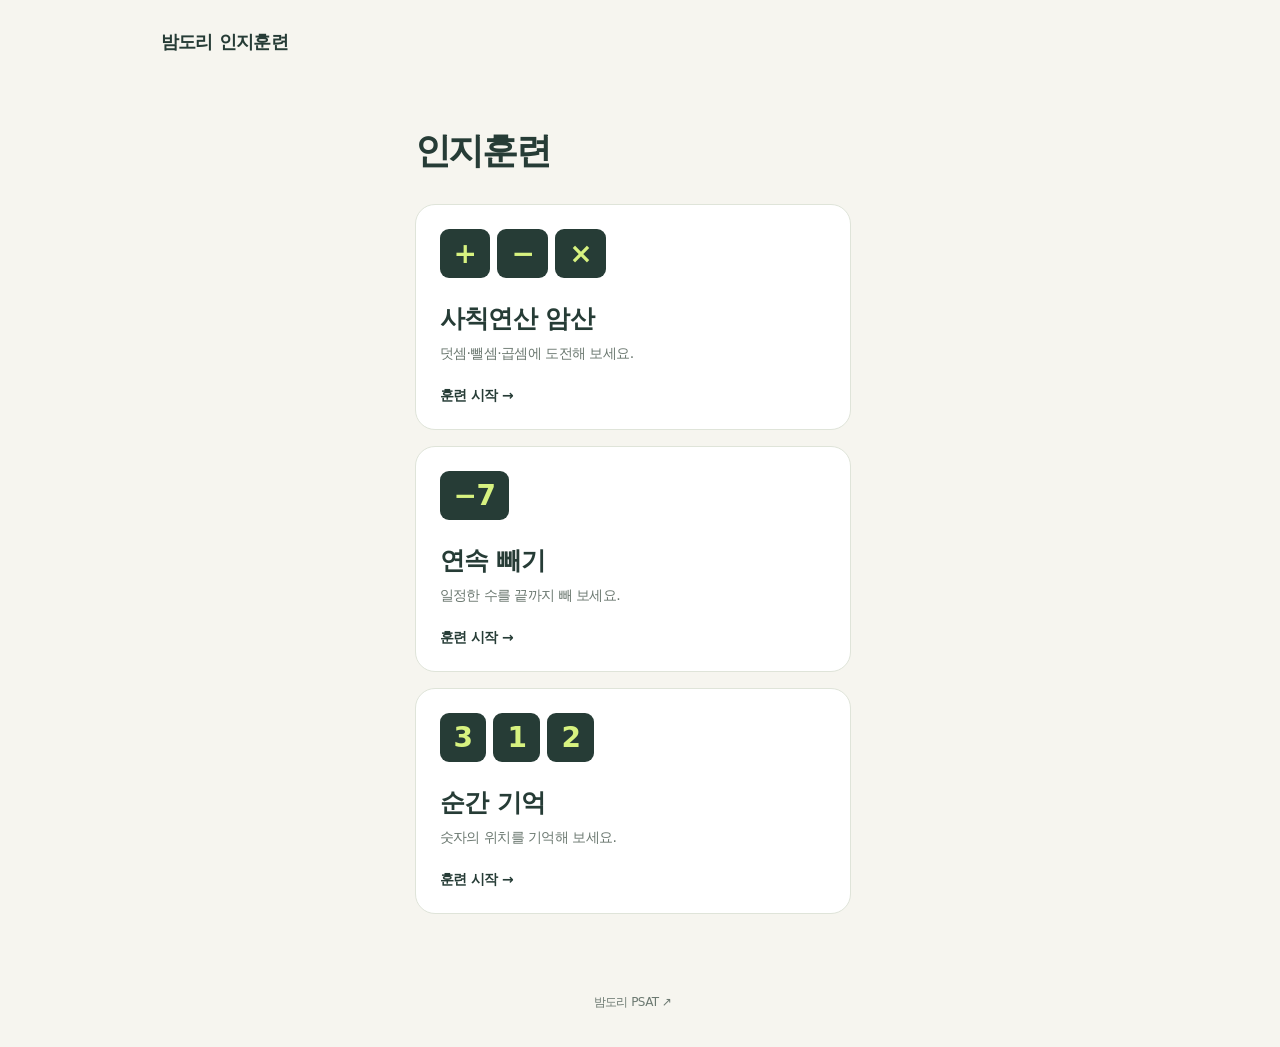
<file: index.html>
<!doctype html><html lang="ko"><head><meta charset="utf-8"><meta name="viewport" content="width=device-width,initial-scale=1"><meta name="theme-color" content="#263c36"><title>밤도리 인지훈련</title><meta name="description" content="사칙연산 암산, 연속 빼기와 순간 기억. 짧은 훈련에 도전하고 기록을 확인하세요."><meta property="og:title" content="밤도리 인지훈련"><meta property="og:image" content="https://bamdori-psat.github.io/training/thumbnail.png"><link rel="icon" href="favicon.svg"><style>*{box-sizing:border-box}body{margin:0;background:#f6f5ef;color:#263c36;font-family:system-ui,-apple-system,'Apple SD Gothic Neo',sans-serif;letter-spacing:-.035em}header{max-width:940px;padding:24px;margin:auto}header a{font-size:18px;font-weight:800;color:inherit;text-decoration:none}main{max-width:480px;margin:44px auto;padding:0 22px}h1{font-size:36px;letter-spacing:-.06em;margin:0 0 28px}.cards{display:grid;gap:16px}.card{display:block;border:1px solid #dfe4d9;border-radius:20px;padding:24px;text-decoration:none;color:inherit;background:white}.card:hover,.card:focus-visible{background:#edf2df;outline:2px solid #78953a}.card strong{display:block;font-size:25px}.card small{display:block;font-size:14px;color:#6c7971;margin:10px 0 22px}.symbol{display:flex;gap:7px;margin:0 0 24px;font-size:28px;font-weight:800}.symbol span{background:#263c36;color:#d7f280;border-radius:9px;padding:8px 14px}.go{font-size:14px;font-weight:700}footer{text-align:center;font-size:12px;padding:36px}footer a{color:#6c7971;text-decoration:none}@media(max-width:520px){main{margin-top:18px}header{padding:20px}}</style><link rel="stylesheet" href="header.css?v=20260910-header1"></head><body><header id="trainingHeader"><a class="brand" href="./">밤도리 인지훈련</a></header><main><h1>인지훈련</h1><div class="cards"><a class="card" href="arithmetic.html"><div class="symbol" aria-hidden="true"><span>+</span><span>−</span><span>×</span></div><strong>사칙연산 암산</strong><small>덧셈·뺄셈·곱셈에 도전해 보세요.</small><span class="go">훈련 시작 →</span></a><a class="card" href="subtraction.html"><div class="symbol" aria-hidden="true"><span>−7</span></div><strong>연속 빼기</strong><small>일정한 수를 끝까지 빼 보세요.</small><span class="go">훈련 시작 →</span></a><a class="card" href="memory.html"><div class="symbol" aria-hidden="true"><span>3</span><span>1</span><span>2</span></div><strong>순간 기억</strong><small>숫자의 위치를 기억해 보세요.</small><span class="go">훈련 시작 →</span></a></div></main><footer><a href="../">밤도리 PSAT ↗</a></footer></body></html>
</file>
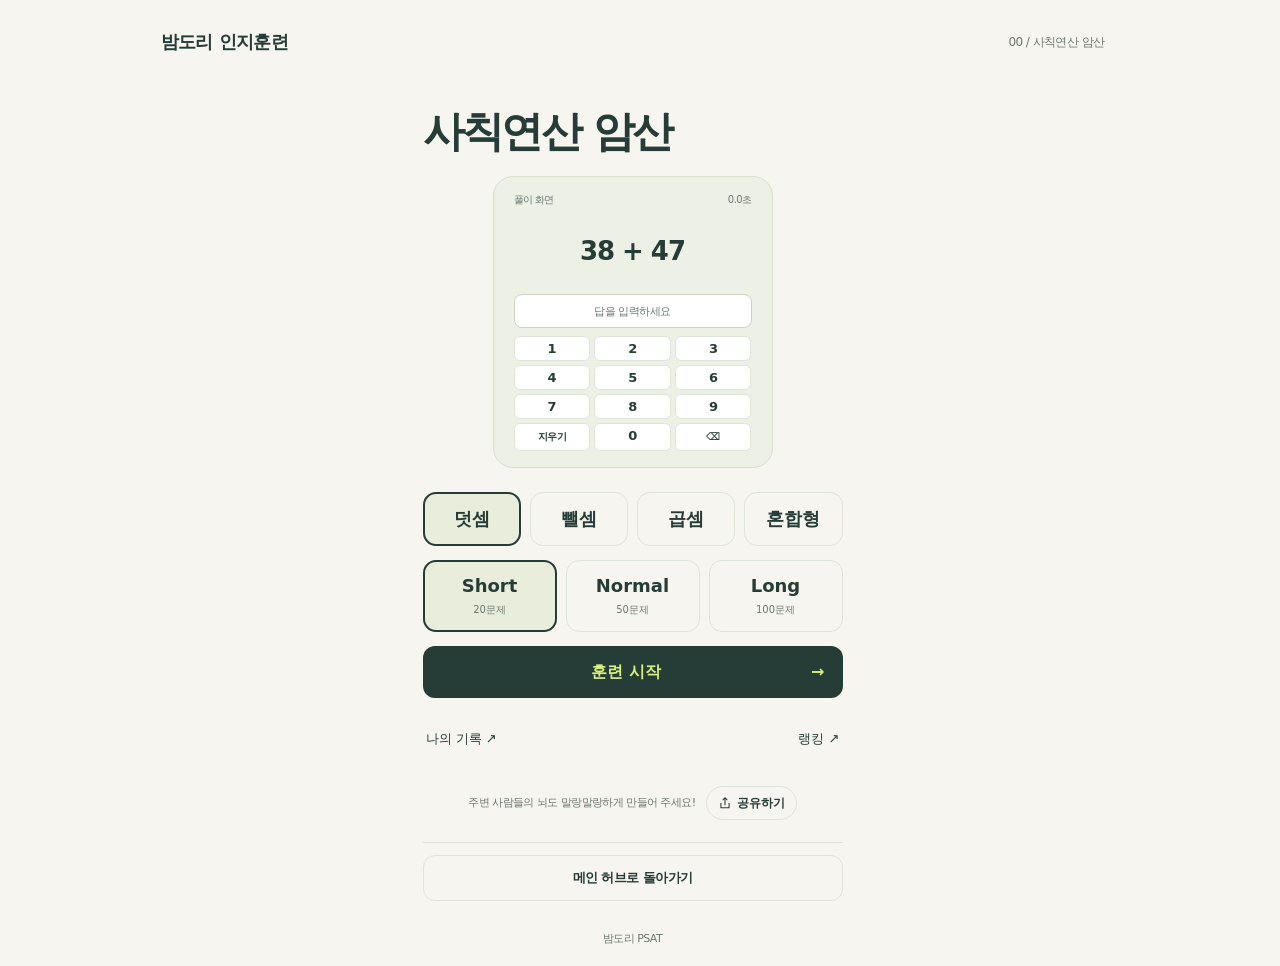
<file: arithmetic.html>
<!doctype html><html lang="ko"><head><meta charset="utf-8"><meta name="viewport" content="width=device-width,initial-scale=1,viewport-fit=cover"><meta name="theme-color" content="#263c36"><meta name="description" content="밤도리 사칙연산 암산 훈련. 덧셈·뺄셈·곱셈·혼합형 암산과 1문항당 평균 풀이 시간 기록."><title>사칙연산 암산 · 밤도리 인지훈련</title><link rel="stylesheet" href="style.css"><link rel="stylesheet" href="ui.css?v=20260919-memory1"><script src="config.js"></script><script type="module" src="arithmetic.mjs?v=20260919-memory1"></script>
<link rel="icon" type="image/svg+xml" href="favicon.svg?v=1">
<link rel="alternate icon" type="image/png" sizes="32x32" href="favicon-32.png?v=1">
<link rel="apple-touch-icon" sizes="180x180" href="apple-touch-icon.png?v=1">
<link rel="manifest" href="site.webmanifest">
<link rel="canonical" href="https://bamdori-psat.github.io/training/arithmetic.html">
<meta property="og:type" content="website">
<meta property="og:locale" content="ko_KR">
<meta property="og:site_name" content="밤도리 인지훈련">
<meta property="og:title" content="밤도리 인지훈련">
<meta property="og:description" content="사칙연산 암산 훈련과 1문항당 평균 풀이 시간 기록.">
<meta property="og:url" content="https://bamdori-psat.github.io/training/arithmetic.html">
<meta property="og:image" content="https://bamdori-psat.github.io/training/thumbnail.png">
<meta property="og:image:width" content="1254">
<meta property="og:image:height" content="1254">
<meta property="og:image:alt" content="녹색 바탕에 라임색 밤도리 인지훈련 타이포그래피">
<meta name="twitter:card" content="summary">
<meta name="twitter:title" content="밤도리 인지훈련">
<meta name="twitter:description" content="사칙연산 암산 훈련과 1문항당 평균 풀이 시간 기록.">
<meta name="twitter:image" content="https://bamdori-psat.github.io/training/thumbnail.png">
<link rel="stylesheet" href="header.css?v=20260910-header1"></head><body>
<header id="trainingHeader"><a class="brand" href="./">밤도리 인지훈련</a><span class="edition">00 / 사칙연산 암산</span></header>
<main>
<section id="home" class="screen">
<div class="intro"><h1>사칙연산 암산</h1></div>
<div class="game-preview" aria-label="풀이 화면 미리보기">
  <div class="preview-top"><span>풀이 화면</span><span>0.0초</span></div>
  
  <div class="current arithmetic-question" id="previewCurrent">38 + 47</div>
  <div class="answer-wrap"><span>답을 입력하세요</span></div>
  <div class="preview-keypad" aria-hidden="true"><span>1</span><span>2</span><span>3</span><span>4</span><span>5</span><span>6</span><span>7</span><span>8</span><span>9</span><span>지우기</span><span>0</span><span>⌫</span></div>
</div>
<div class="courses arithmetic-modes" id="modes" role="group" aria-label="연산 선택"><button data-mode="add" class="chosen" aria-pressed="true"><strong>덧셈</strong></button><button data-mode="subtract" aria-pressed="false"><strong>뺄셈</strong></button><button data-mode="multiply" aria-pressed="false"><strong>곱셈</strong></button><button data-mode="mixed" aria-pressed="false"><strong>혼합형</strong></button></div>
<div class="courses" id="lengths" role="group" aria-label="문항수 선택"><button data-length="short" class="chosen" aria-pressed="true"><strong>Short</strong><small>20문제</small></button><button data-length="normal" aria-pressed="false"><strong>Normal</strong><small>50문제</small></button><button data-length="long" aria-pressed="false"><strong>Long</strong><small>100문제</small></button></div>
<button id="start" class="primary">훈련 시작 <span>→</span></button><p id="homeStatus" class="note" role="status"></p>
<div class="bottom-links"><button id="showRecords">나의 기록 ↗</button><button id="showRanking">랭킹 ↗</button></div>
<div class="hub-share"><p>주변 사람들의 뇌도 말랑말랑하게 만들어 주세요!</p><button type="button" data-hub-share><svg width="14" height="14" viewBox="0 0 24 24" fill="none" stroke="currentColor" stroke-width="1.8" aria-hidden="true"><path d="M12 16V3m-4 4 4-4 4 4M5 12v8h14v-8"/></svg>공유하기</button><span role="status"></span><textarea hidden readonly aria-label="공유 문구와 허브 주소"></textarea></div><nav class="activity-nav home-hub" aria-label="허브 이동"><a href="./">메인 허브로 돌아가기</a></nav></section>
<section id="play" class="screen" hidden>
<div class="play-top"><button id="quit" class="text-button">그만하기</button><span id="modeLabel"></span><time id="timer">0.0초</time></div>
<div class="progress"><div id="progressFill"></div></div><div id="current" class="current arithmetic-question" aria-label="문제"></div>
<div class="answer-wrap"><output id="answer" aria-label="입력한 답">답을 입력하세요</output></div><p id="feedback" role="status" class="feedback"></p>
<div id="keypad" class="keypad" aria-label="숫자 입력기"><button data-key="1">1</button><button data-key="2">2</button><button data-key="3">3</button><button data-key="4">4</button><button data-key="5">5</button><button data-key="6">6</button><button data-key="7">7</button><button data-key="8">8</button><button data-key="9">9</button><button data-key="clear" class="utility">지우기</button><button data-key="0">0</button><button data-key="back" class="utility" aria-label="한 자리 지우기">⌫</button></div>

</section>
<section id="result" class="screen" hidden><h1>훈련 완료!</h1><p id="resultCourse" class="note"></p><div class="result-time"><strong id="elapsed"></strong><span>초/문항</span></div><p id="saveStatus" role="status" class="note"></p>
<div id="publishBox" class="publish" hidden><label for="nickname">랭킹에 사용할 닉네임</label><input id="nickname" maxlength="12" placeholder="한글·영문·숫자·_ 2~12자" autocomplete="nickname"><label class="consent"><input type="checkbox" id="consent">닉네임과 기록을 전체 랭킹에 공개합니다.</label><button id="publish" class="secondary">랭킹 등록</button><p id="publishStatus" class="note" role="status"></p><button id="resultRanking" class="secondary" hidden>랭킹 보기 →</button></div>
<div class="hub-share"><p>주변 사람들의 뇌도 말랑말랑하게 만들어 주세요!</p><button type="button" data-hub-share><svg width="14" height="14" viewBox="0 0 24 24" fill="none" stroke="currentColor" stroke-width="1.8" aria-hidden="true"><path d="M12 16V3m-4 4 4-4 4 4M5 12v8h14v-8"/></svg>공유하기</button><span role="status"></span><textarea hidden readonly aria-label="공유 문구와 허브 주소"></textarea></div><button id="again" class="primary">한 번 더</button><button id="resultHome" class="text-button full">처음으로</button></section>
<section id="records" class="screen" hidden><button class="back text-button">← 훈련으로</button><h1>나의 기록</h1><p class="note">브라우저에 최근 50회까지의 기록이 저장됩니다.</p><div id="recordList"></div><button id="clearRecords" class="text-button full">기기 기록 삭제</button></section>
<section id="ranking" class="screen" hidden><button class="back text-button">← 훈련으로</button><h1>랭킹</h1><label for="rankPeriod">집계 기간</label><select id="rankPeriod"><option value="all">전체 랭킹</option><option value="week">이번 주 랭킹</option></select><p class="note">주간 기준: 월요일 00:00 ~ 일요일 23:59 KST</p><label for="rankMode">연산</label><select id="rankMode"><option value="all">전체 연산</option><option value="add">덧셈</option><option value="subtract">뺄셈</option><option value="multiply">곱셈</option><option value="mixed">혼합형</option></select><label for="rankLength">문항수</label><select id="rankLength"><option value="all">전체</option><option value="short">Short · 20문제</option><option value="normal">Normal · 50문제</option><option value="long">Long · 100문제</option></select><div id="rankSearch" class="rank-search" role="search"><label for="rankNickname">닉네임 검색</label><div><input id="rankNickname" maxlength="12" placeholder="닉네임을 정확히 입력하세요" autocomplete="off"><button id="searchRanking" class="secondary" type="button">검색</button><button id="clearRankSearch" class="text-button" type="button">초기화</button></div></div><p id="rankNote" class="note">상위 50위까지만 조회할 수 있습니다</p><div id="rankList" role="status"></div></section>
</main><footer>밤도리 PSAT</footer><dialog id="quitDialog"><h2>이번 훈련을 그만할까요?</h2><p>진행 중인 기록은 저장되지 않습니다.</p><div><button id="keepPlaying" class="secondary">계속하기</button><button id="confirmQuit" class="primary">그만하기</button></div></dialog>
</body></html>
</file>
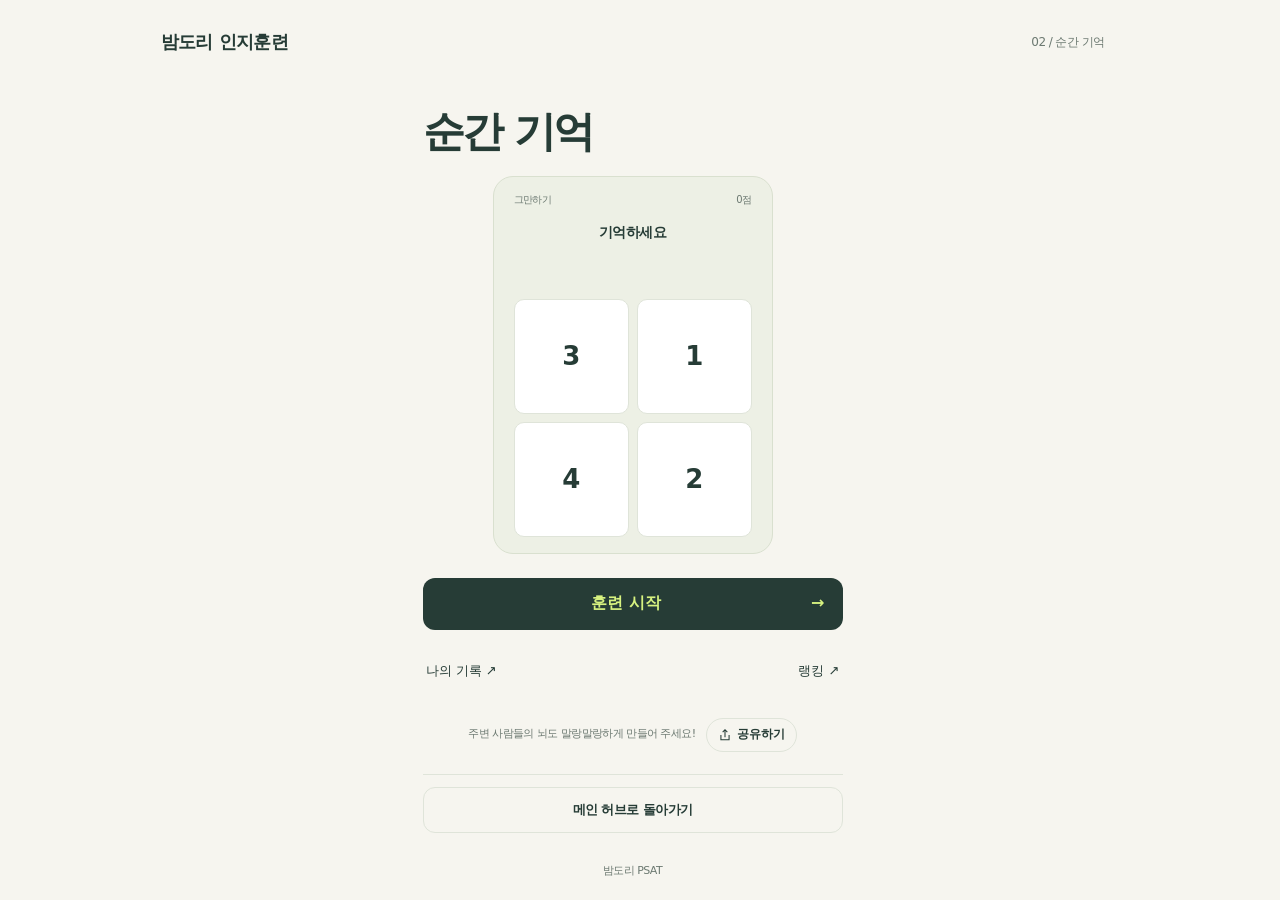
<file: memory.html>
<!doctype html><html lang="ko"><head><meta charset="utf-8"><meta name="viewport" content="width=device-width,initial-scale=1,viewport-fit=cover"><meta name="theme-color" content="#263c36"><title>순간 기억 · 밤도리 인지훈련</title><link rel="stylesheet" href="style.css"><link rel="stylesheet" href="memory.css?v=20260910-fit1"><link rel="stylesheet" href="ui.css?v=20260919-memory1"><link rel="icon" href="favicon.svg"><script src="config.js"></script><script type="module" src="memory.mjs?v=20260919-memory1"></script><link rel="stylesheet" href="header.css?v=20260910-header1"></head><body><header id="trainingHeader"><a class="brand" id="brand" href="./">밤도리 인지훈련</a><span class="edition">02 / 순간 기억</span></header><main>
<section class="screen" id="home"><div class="intro memory-intro"><h1>순간 기억</h1></div><div class="game-preview memory-preview" aria-label="순간 기억 풀이 화면 미리보기"><div class="play-top"><span>그만하기</span><span>0점</span></div><p class="phase">기억하세요</p><p class="hint" aria-hidden="true"></p><div class="board" aria-hidden="true"><span class="tile">3</span><span class="tile">1</span><span class="tile">4</span><span class="tile">2</span></div></div><button class="primary" id="start">훈련 시작 <span>→</span></button><p id="homeStatus" class="note" role="status"></p><div class="bottom-links"><button id="showRecords">나의 기록 ↗</button><button id="showRanking">랭킹 ↗</button></div><div class="hub-share"><p>주변 사람들의 뇌도 말랑말랑하게 만들어 주세요!</p><button type="button" data-hub-share><svg width="14" height="14" viewBox="0 0 24 24" fill="none" stroke="currentColor" stroke-width="1.8" aria-hidden="true"><path d="M12 16V3m-4 4 4-4 4 4M5 12v8h14v-8"/></svg>공유하기</button><span role="status"></span><textarea hidden readonly aria-label="공유 문구와 허브 주소"></textarea></div><nav class="activity-nav home-hub" aria-label="허브 이동"><a href="./">메인 허브로 돌아가기</a></nav></section>
<section class="screen" id="play" hidden><div class="play-top"><button id="quit" class="text-button">그만하기</button><span id="roundLabel"></span></div><p class="phase" id="phase" role="status"></p><p class="hint" id="hint"></p><div class="board" id="board" aria-label="숫자 위치"></div></section>
<section class="screen" id="result" hidden><h1>훈련 완료!</h1><div class="result-time"><strong id="score"></strong><span>점</span></div><p id="saveStatus" class="note" role="status"></p><div id="publishBox" class="publish" hidden><label for="nickname">랭킹에 사용할 닉네임</label><input id="nickname" maxlength="12" placeholder="한글·영문·숫자·_ 2~12자" autocomplete="nickname"><label class="consent"><input id="consent" type="checkbox">닉네임과 기록을 전체 랭킹에 공개합니다.</label><button id="publish" class="secondary">랭킹 등록</button><p id="publishStatus" class="note" role="status"></p><button id="resultRanking" class="secondary" hidden>랭킹 보기 →</button></div><div class="hub-share"><p>주변 사람들의 뇌도 말랑말랑하게 만들어 주세요!</p><button type="button" data-hub-share><svg width="14" height="14" viewBox="0 0 24 24" fill="none" stroke="currentColor" stroke-width="1.8" aria-hidden="true"><path d="M12 16V3m-4 4 4-4 4 4M5 12v8h14v-8"/></svg>공유하기</button><span role="status"></span><textarea hidden readonly aria-label="공유 문구와 허브 주소"></textarea></div><button id="again" class="primary">한 번 더</button><button id="homeButton" class="text-button full">처음으로</button></section>
<section class="screen" id="records" hidden><button id="recordBack" class="text-button">← 훈련으로</button><h1>나의 기록</h1><p class="note">브라우저에 최근 50회까지의 기록이 저장됩니다.</p><div id="recordList"></div><button id="clearRecords" class="text-button full">기기 기록 삭제</button></section><section class="screen" id="ranking" hidden><button id="rankBack" class="text-button">← 훈련으로</button><h1>랭킹</h1><label for="rankPeriod">집계 기간</label><select id="rankPeriod"><option value="all">전체 랭킹</option><option value="week">이번 주 랭킹</option></select><p class="note">주간 기준: 월요일 00:00 ~ 일요일 23:59 KST</p><div id="rankSearch" class="rank-search" role="search"><label for="rankNickname">닉네임 검색</label><div><input id="rankNickname" autocomplete="off" maxlength="12" placeholder="닉네임을 정확히 입력하세요"><button id="searchRanking" class="secondary" type="button">검색</button><button id="clearSearch" class="text-button" type="button">초기화</button></div></div><p id="rankNote" class="note">상위 50위까지만 조회할 수 있습니다</p><div id="rankList" role="status"></div></section></main><footer>밤도리 PSAT</footer><dialog id="quitDialog"><h2>이번 훈련을 그만할까요?</h2><p>진행 중인 기록은 저장되지 않습니다.</p><div><button id="keep" class="secondary">계속하기</button><button id="stop" class="primary">그만하기</button></div></dialog></body></html>
</file>
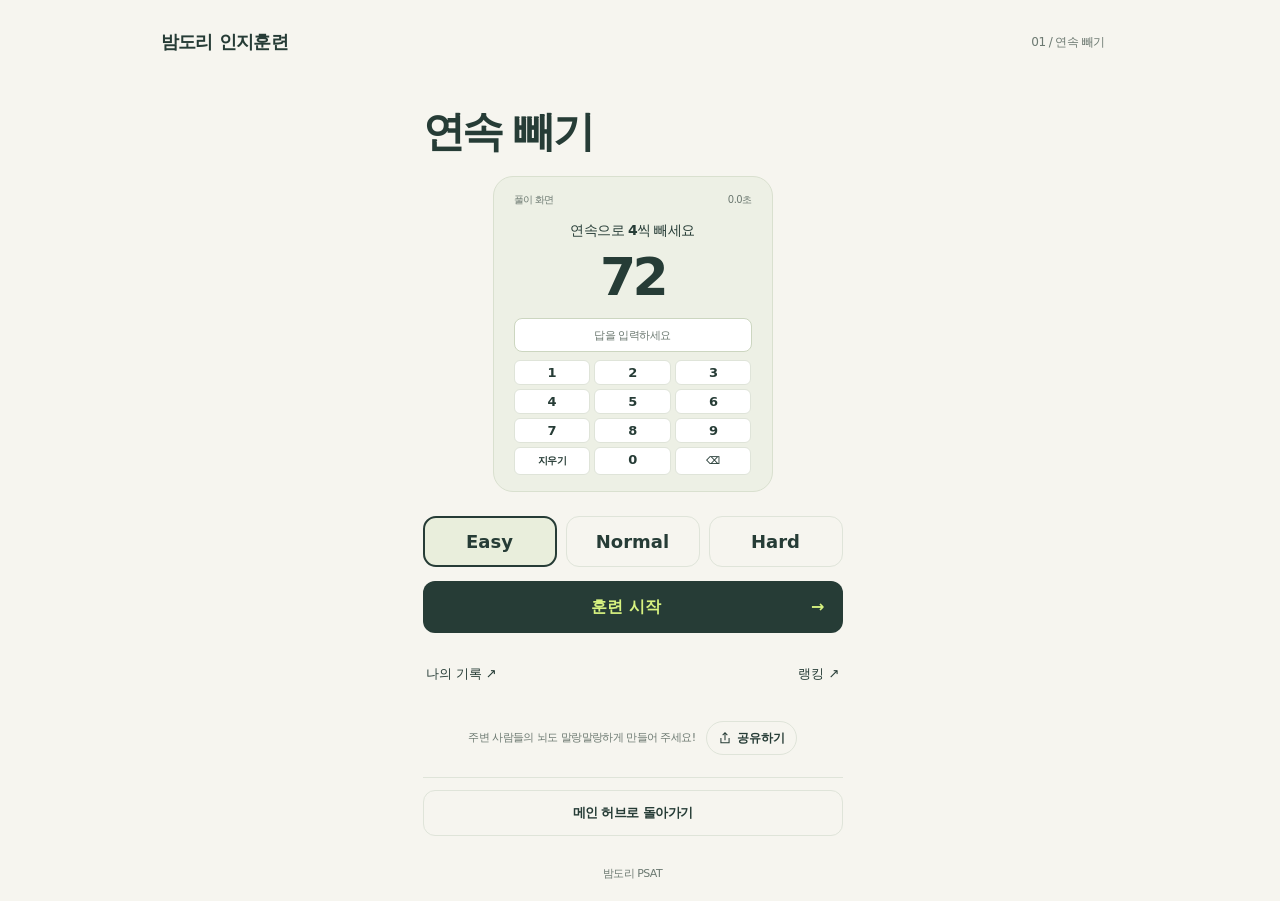
<file: subtraction.html>
<!doctype html><html lang="ko"><head><meta charset="utf-8"><meta name="viewport" content="width=device-width,initial-scale=1,viewport-fit=cover"><meta name="theme-color" content="#263c36"><meta name="description" content="밤도리 연속 빼기 훈련. 숫자를 하나씩 빼며 집중하고, 나의 기록을 확인하세요."><title>연속 빼기 · 밤도리 인지훈련</title><link rel="stylesheet" href="style.css"><link rel="stylesheet" href="ui.css?v=20260919-memory1"><script src="config.js"></script><script type="module" src="app.mjs?v=20260919-memory1"></script>
<link rel="icon" type="image/svg+xml" href="favicon.svg?v=1">
<link rel="alternate icon" type="image/png" sizes="32x32" href="favicon-32.png?v=1">
<link rel="apple-touch-icon" sizes="180x180" href="apple-touch-icon.png?v=1">
<link rel="manifest" href="site.webmanifest">
<link rel="canonical" href="https://bamdori-psat.github.io/training/subtraction.html">
<meta property="og:type" content="website">
<meta property="og:locale" content="ko_KR">
<meta property="og:site_name" content="밤도리 인지훈련">
<meta property="og:title" content="밤도리 인지훈련">
<meta property="og:description" content="연속 빼기 훈련과 1문항당 평균 풀이 시간 기록.">
<meta property="og:url" content="https://bamdori-psat.github.io/training/subtraction.html">
<meta property="og:image" content="https://bamdori-psat.github.io/training/thumbnail.png">
<meta property="og:image:width" content="1254">
<meta property="og:image:height" content="1254">
<meta property="og:image:alt" content="녹색 바탕에 라임색 밤도리 인지훈련 타이포그래피">
<meta name="twitter:card" content="summary">
<meta name="twitter:title" content="밤도리 인지훈련">
<meta name="twitter:description" content="연속 빼기 훈련과 1문항당 평균 풀이 시간 기록.">
<meta name="twitter:image" content="https://bamdori-psat.github.io/training/thumbnail.png">
<link rel="stylesheet" href="header.css?v=20260910-header1"></head><body>
<header id="trainingHeader"><a class="brand" href="./">밤도리 인지훈련</a><span class="edition">01 / 연속 빼기</span></header>
<main>
<section id="home" class="screen">
<div class="intro"><h1>연속 빼기</h1></div>
<div class="game-preview" aria-label="풀이 화면 미리보기">
  <div class="preview-top"><span>풀이 화면</span><span>0.0초</span></div>
  <p class="mission" id="previewMission">연속으로 <strong>4</strong>씩 빼세요</p>
  <div class="current" id="previewCurrent">72</div>
  <div class="answer-wrap"><span>답을 입력하세요</span></div>
  <div class="preview-keypad" aria-hidden="true"><span>1</span><span>2</span><span>3</span><span>4</span><span>5</span><span>6</span><span>7</span><span>8</span><span>9</span><span>지우기</span><span>0</span><span>⌫</span></div>
</div>
<div class="courses" id="courses" role="group" aria-label="코스 선택"><button data-course="easy" class="chosen" aria-pressed="true"><strong>Easy</strong></button><button data-course="normal" aria-pressed="false"><strong>Normal</strong></button><button data-course="hard" aria-pressed="false"><strong>Hard</strong></button></div>
<button id="start" class="primary">훈련 시작 <span>→</span></button><p id="homeStatus" class="note" role="status"></p>
<div class="bottom-links"><button id="showRecords">나의 기록 ↗</button><button id="showRanking">랭킹 ↗</button></div>
<div class="hub-share"><p>주변 사람들의 뇌도 말랑말랑하게 만들어 주세요!</p><button type="button" data-hub-share><svg width="14" height="14" viewBox="0 0 24 24" fill="none" stroke="currentColor" stroke-width="1.8" aria-hidden="true"><path d="M12 16V3m-4 4 4-4 4 4M5 12v8h14v-8"/></svg>공유하기</button><span role="status"></span><textarea hidden readonly aria-label="공유 문구와 허브 주소"></textarea></div><nav class="activity-nav home-hub" aria-label="허브 이동"><a href="./">메인 허브로 돌아가기</a></nav></section>
<section id="play" class="screen" hidden>
<div class="play-top"><button id="quit" class="text-button">그만하기</button><span id="modeLabel"></span><time id="timer">0.0초</time></div>
<div class="progress"><div id="progressFill"></div></div><p id="mission" class="mission"></p><div id="current" class="current" aria-label="현재 수"></div>
<div class="answer-wrap"><output id="answer" aria-label="입력한 답">답을 입력하세요</output></div><p id="feedback" role="status" class="feedback"></p>
<div id="keypad" class="keypad" aria-label="숫자 입력기"><button data-key="1">1</button><button data-key="2">2</button><button data-key="3">3</button><button data-key="4">4</button><button data-key="5">5</button><button data-key="6">6</button><button data-key="7">7</button><button data-key="8">8</button><button data-key="9">9</button><button data-key="clear" class="utility">지우기</button><button data-key="0">0</button><button data-key="back" class="utility" aria-label="한 자리 지우기">⌫</button></div>

</section>
<section id="result" class="screen" hidden><h1>훈련 완료!</h1><p id="resultCourse" class="note"></p><div class="result-time"><strong id="elapsed"></strong><span>초/문항</span></div><p id="saveStatus" role="status" class="note"></p>
<div id="publishBox" class="publish" hidden><label for="nickname">랭킹에 사용할 닉네임</label><input id="nickname" maxlength="12" placeholder="한글·영문·숫자·_ 2~12자" autocomplete="nickname"><label class="consent"><input type="checkbox" id="consent">닉네임과 기록을 전체 랭킹에 공개합니다.</label><button id="publish" class="secondary">랭킹 등록</button><p id="publishStatus" class="note" role="status"></p><button id="resultRanking" class="secondary" hidden>랭킹 보기 →</button></div>
<div class="hub-share"><p>주변 사람들의 뇌도 말랑말랑하게 만들어 주세요!</p><button type="button" data-hub-share><svg width="14" height="14" viewBox="0 0 24 24" fill="none" stroke="currentColor" stroke-width="1.8" aria-hidden="true"><path d="M12 16V3m-4 4 4-4 4 4M5 12v8h14v-8"/></svg>공유하기</button><span role="status"></span><textarea hidden readonly aria-label="공유 문구와 허브 주소"></textarea></div><button id="again" class="primary">한 번 더</button><button id="resultHome" class="text-button full">처음으로</button></section>
<section id="records" class="screen" hidden><button class="back text-button">← 훈련으로</button><h1>나의 기록</h1><p class="note">브라우저에 최근 50회까지의 기록이 저장됩니다.</p><div id="recordList"></div><button id="clearRecords" class="text-button full">기기 기록 삭제</button></section>
<section id="ranking" class="screen" hidden><button class="back text-button">← 훈련으로</button><h1>랭킹</h1><label for="rankPeriod">집계 기간</label><select id="rankPeriod"><option value="all">전체 랭킹</option><option value="week">이번 주 랭킹</option></select><p class="note">주간 기준: 월요일 00:00 ~ 일요일 23:59 KST</p><label for="rankCourse">코스</label><select id="rankCourse"><option value="all">전체 난이도</option><option value="easy">Easy</option><option value="normal">Normal</option><option value="hard">Hard</option></select><label for="rankStep" class="rank-step-label">빼는 수</label><select id="rankStep"><option value="all">전체</option></select><div id="rankSearch" class="rank-search" role="search"><label for="rankNickname">닉네임 검색</label><div><input id="rankNickname" maxlength="12" placeholder="닉네임을 정확히 입력하세요" autocomplete="off"><button id="searchRanking" class="secondary" type="button">검색</button><button id="clearRankSearch" class="text-button" type="button">초기화</button></div></div><p id="rankNote" class="note">상위 50위까지만 조회할 수 있습니다</p><div id="rankList" role="status"></div></section>
</main><footer>밤도리 PSAT</footer><dialog id="quitDialog"><h2>이번 훈련을 그만할까요?</h2><p>진행 중인 기록은 저장되지 않습니다.</p><div><button id="keepPlaying" class="secondary">계속하기</button><button id="confirmQuit" class="primary">그만하기</button></div></dialog>
</body></html>
</file>
<file: header.css>
/* 허브와 모든 훈련 화면에서 동일한 위치·굵기를 유지합니다. */
html{scrollbar-gutter:stable}
#trainingHeader{box-sizing:border-box;display:flex;justify-content:space-between;align-items:center;gap:16px;width:100%;max-width:1000px;margin:0 auto;padding:28px;min-height:83px;font-family:system-ui,-apple-system,'Apple SD Gothic Neo','Noto Sans KR',sans-serif;letter-spacing:-.035em}
#trainingHeader .brand{display:block;flex:none;margin:0;padding:0;border:0;background:none;color:#263c36;font-size:18px;font-weight:800;line-height:27px;text-decoration:none;white-space:nowrap}
#trainingHeader .brand span{margin:0;font-size:inherit;font-weight:inherit}
#trainingHeader .edition{font-size:12px;line-height:18px;color:#6c7971}
@media(max-width:520px){#trainingHeader{padding:20px;min-height:67px}#trainingHeader .edition{font-size:10px}}
@media(max-width:360px){#trainingHeader{gap:8px}#trainingHeader .brand{font-size:16px}}
</file>
<file: style.css>
:root{--ink:#263c36;--muted:#6c7971;--paper:#f6f5ef;--line:#dfe4d9;--lime:#d7f280;--white:#fff;--red:#ac3f35}*{box-sizing:border-box}body{margin:0;background:var(--paper);color:var(--ink);font-family:system-ui,-apple-system,'Apple SD Gothic Neo','Noto Sans KR',sans-serif;letter-spacing:-.035em}button,input,select{font:inherit}button,a,input,select{-webkit-tap-highlight-color:transparent}button{cursor:pointer;touch-action:manipulation}button:focus-visible,a:focus-visible,input:focus-visible,select:focus-visible{outline:3px solid #718d32;outline-offset:3px}button:disabled{cursor:default;opacity:.45}[hidden]{display:none!important}header{max-width:1000px;margin:auto;padding:28px 28px;display:flex;justify-content:space-between;align-items:center}.brand{color:var(--ink);font-size:18px;font-weight:850;text-decoration:none}.brand span{font-size:inherit;font-weight:500;margin-left:8px}.edition{font-size:12px;color:var(--muted)}main{max-width:460px;margin:25px auto 0;padding:0 20px}.screen{animation:appear .18s ease}.intro{margin-bottom:28px}.eyebrow{font-size:13px;color:var(--muted);font-weight:650}h1{font-size:42px;line-height:1.15;letter-spacing:-.06em;margin:12px 0}p{line-height:1.6}.intro p{margin:12px 0;color:var(--muted);font-size:15px}.example{border-radius:20px;background:var(--ink);color:var(--lime);display:flex;align-items:center;justify-content:space-between;padding:25px 24px;margin-bottom:28px}.example b{font-size:34px;letter-spacing:-.06em;font-variant-numeric:tabular-nums}.example span{font-size:13px;color:#d4dec8}.tabs{display:flex;border-bottom:1px solid var(--line);margin-bottom:24px}.tabs button{width:50%;border:0;background:none;padding:12px;color:var(--muted);font-weight:700}.tabs button.active{border-bottom:3px solid var(--ink);color:var(--ink)}label{font-size:13px;font-weight:650;display:block;margin-bottom:10px}.courses{display:grid;grid-template-columns:repeat(3,1fr);gap:9px}.courses button{border:1px solid var(--line);border-radius:13px;background:transparent;color:var(--ink);padding:14px 5px}.courses button.chosen{background:#e9eedc;border:2px solid var(--ink);padding:13px 4px}.courses small,.courses strong{display:block}.courses small{font-size:12px;font-weight:500;margin-bottom:7px}.courses strong{font-size:18px}.rule{display:flex;align-items:flex-start;gap:10px;margin:22px 0}.rule-mark{background:#e8eddc;border-radius:50%;padding:2px 6px;font-size:12px;margin-top:4px}.rule p{font-size:13px;color:var(--muted);margin:0}.rule strong{color:var(--ink);font-weight:600}.primary,.secondary{border:0;border-radius:12px;font-weight:750;min-height:52px;padding:14px 18px;width:100%}.primary{background:var(--ink);color:var(--lime)}.primary span{float:right}.secondary{background:#e6edda;color:var(--ink)}.note{font-size:12px;color:var(--muted);line-height:1.7}.bottom-links{display:flex;justify-content:space-between;margin-top:20px;padding:0 3px}.bottom-links button,.text-button{background:none;border:0;color:var(--ink);padding:12px 0;font-size:13px}.full{width:100%;margin-top:8px}footer{text-align:center;font-size:11px;color:var(--muted);padding:30px 12px 20px}.custom{display:grid;grid-template-columns:1fr 1fr;gap:14px}input:not([type=checkbox]),select{width:100%;padding:13px;margin-top:9px;border:1px solid var(--line);border-radius:10px;background:white;color:var(--ink);font-size:16px}.play-top{display:flex;justify-content:space-between;align-items:center;font-size:12px}.play-top time{font-variant-numeric:tabular-nums;font-weight:700}.progress{height:4px;background:var(--line);border-radius:9px;margin:10px 0 25px;overflow:hidden}.progress div{width:0;height:100%;background:#739842;transition:width .15s}.mission{text-align:center;margin:0;font-size:20px;font-weight:400}.mission strong{font-weight:800}.current{font-size:90px;font-weight:800;letter-spacing:-.07em;text-align:center;line-height:1.2;margin-top:12px;font-variant-numeric:tabular-nums}#count{text-align:center;margin:8px 0 18px}.answer-wrap{height:63px;border:1px solid #ccd6c0;border-radius:12px;background:#fff;display:flex;align-items:center;justify-content:center}#answer{font-size:30px;font-weight:650;font-variant-numeric:tabular-nums}#answer:empty{font-size:15px}#answer.placeholder{font-size:15px;color:#87907f;font-weight:400}.feedback{height:22px;text-align:center;color:var(--red);font-size:13px;margin:8px 0}.keypad{display:grid;grid-template-columns:repeat(3,1fr);gap:8px;margin-bottom:12px}.keypad button{height:58px;background:#fff;border:1px solid var(--line);border-radius:12px;color:var(--ink);font-size:25px;font-weight:600}.keypad button:active,.keypad button.pressed{background:var(--lime);border-color:#a1bc52;transform:translateY(2px) scale(.97);box-shadow:inset 0 2px 3px #263c3618}.keypad .utility{font-size:23px;background:#eaece4}.result-time{margin:30px 0;text-align:center}.result-time strong{font-size:76px;letter-spacing:-.07em}.result-time span{margin-left:9px}.stats{display:flex;justify-content:space-around;padding:22px 0;border-block:1px solid var(--line)}.stats div{text-align:center}.stats strong,.stats span{display:block}.stats strong{font-size:24px}.stats span{font-size:12px;color:var(--muted);margin-top:6px}.publish{padding:20px;background:#eaf0e0;border-radius:16px;margin:22px 0}.consent{display:flex;gap:8px;align-items:center;font-size:12px;line-height:1.5;margin:16px 0}.consent input{width:18px;height:18px;flex:none}.row{padding:17px 0;border-bottom:1px solid var(--line);display:flex;justify-content:space-between;align-items:center;gap:12px}.row strong{font-size:15px}.row small{display:block;color:var(--muted);font-size:12px;margin-top:4px}.row .score{text-align:right;flex:none}.empty{padding:32px 20px;border:1px dashed #c9d4bf;border-radius:14px;margin-top:20px;line-height:1.7;color:var(--muted);font-size:14px}dialog{border:0;border-radius:20px;padding:25px;max-width:360px;color:var(--ink)}dialog::backdrop{background:#10221bbb}dialog h2{font-size:20px}dialog p{font-size:14px}dialog>div{display:grid;grid-template-columns:repeat(2,minmax(0,1fr));gap:10px}dialog>div button{width:100%;min-width:0;padding-inline:10px}#result>.primary{margin-top:20px}@keyframes appear{from{opacity:0;transform:translateY(4px)}to{opacity:1;transform:none}}@media(max-width:520px){header{padding:20px}.edition{font-size:10px}main{margin-top:12px}h1{font-size:38px}footer{padding-bottom:calc(20px + env(safe-area-inset-bottom))}body:has(#play:not([hidden])) header{padding-block:12px}body:has(#play:not([hidden])) main{margin-top:0}body:has(#play:not([hidden])) footer{display:none}}@media(max-height:740px){#play .current{font-size:68px}#play .progress{margin-bottom:12px}#play #count{margin-bottom:10px}.keypad button{height:48px}}@media(prefers-reduced-motion:reduce){*{animation:none!important;transition:none!important}}

.course-label{font-size:13px;font-weight:650;margin:0 0 10px}

#answer.wrong{color:var(--red)}
.answer-wrap:has(.wrong){border-color:var(--red);background:#fff2ee}
#answer.shake{animation:wrong-shake .28s ease}
.auto-hint{text-align:center;margin:8px 0}
#randomSettings{margin-top:12px}
@keyframes wrong-shake{0%,100%{transform:translateX(0)}20%,60%{transform:translateX(-7px)}40%,80%{transform:translateX(7px)}}

#home .intro{margin-bottom:20px}
.game-preview{max-width:280px;margin:0 auto 24px;padding:16px 20px;background:#edf0e5;border:1px solid #d9e0cf;border-radius:20px;user-select:none}
.preview-top{display:flex;justify-content:space-between;font-size:10px;color:var(--muted);margin-bottom:12px}
.game-preview .mission{font-size:14px}
.game-preview .current{font-size:52px;margin:4px 0 10px}
.game-preview .answer-wrap{height:34px;font-size:11px;color:var(--muted);border-radius:8px}
.preview-keypad{display:grid;grid-template-columns:repeat(3,1fr);gap:4px;margin-top:8px}
.preview-keypad span{background:white;border:1px solid var(--line);border-radius:6px;text-align:center;padding:4px;font-size:13px;font-weight:600}
.preview-keypad span:nth-child(10),.preview-keypad span:nth-child(12){font-size:10px;line-height:18px}
#home .courses{margin-bottom:14px}
#home .courses strong{font-size:18px}
#home .courses small{font-size:10px;margin:7px 0 0;white-space:nowrap}
#homeStatus:empty{display:none}

.rank-step-label{margin-top:16px}

#play .current{margin-bottom:18px}

.rank-search{margin-top:20px}.rank-search>div{display:flex;gap:8px;align-items:center}.rank-search input{margin:0;min-width:0;flex:1}.rank-search .secondary{width:auto;min-height:48px;padding:10px 14px}.rank-search .text-button{flex:none}
</file>
<file: ui.css>
/* 두 훈련이 함께 사용하는 화면·조작 요소 */
header{max-width:1000px;padding:28px;gap:16px}.brand{font-size:18px;font-weight:850;color:var(--ink);text-decoration:none}.brand span{font-size:inherit;font-weight:500;margin-left:8px}.edition{font-size:12px;color:var(--muted)}main{max-width:460px;margin:25px auto 0;padding:0 20px}h1{font-size:42px;line-height:1.15;letter-spacing:-.06em;margin:12px 0}.note{font-size:12px;line-height:1.7;color:var(--muted)}.note:empty{display:none}.activity-nav{display:flex;justify-content:space-between;align-items:center;gap:16px;margin-top:18px;padding-top:12px;border-top:1px solid var(--line)}.activity-nav a{text-decoration:none;font-size:13px;color:var(--ink);padding:10px 0}.bottom-links{display:flex;justify-content:space-between;margin-top:20px;padding:0 3px}.bottom-links button{font-size:13px}#resultRanking{margin-top:8px}#rankList .row{align-items:flex-start}#rankList .row>div:first-child{min-width:0;overflow-wrap:anywhere}.row small{line-height:1.5}.full{width:100%;margin-top:8px}footer{padding:30px 12px calc(20px + env(safe-area-inset-bottom))}dialog>div{display:grid;grid-template-columns:repeat(2,minmax(0,1fr));gap:10px}dialog>div button{width:100%;min-width:0}a:focus-visible{outline:3px solid #718d32;outline-offset:3px}@media(max-width:520px){header{padding:20px}.edition{font-size:10px}main{margin-top:12px}h1{font-size:38px}}@media(max-width:360px){.brand{font-size:16px}.brand span{margin-left:4px}.activity-nav{gap:8px}}

.hub-share{display:flex;flex-wrap:wrap;justify-content:center;align-items:center;gap:7px 10px;margin:18px 0 0;padding:8px 0;color:var(--muted)}.hub-share p{font-size:11px;line-height:1.5;margin:0;text-align:center}.hub-share button{display:inline-flex;align-items:center;justify-content:center;gap:5px;border:1px solid var(--line);border-radius:20px;background:transparent;color:var(--ink);font-size:12px;font-weight:650;min-height:34px;padding:6px 11px}.hub-share button:active{background:var(--lime)}.hub-share [role=status]{flex-basis:100%;font-size:11px;text-align:center}.hub-share [role=status]:empty{display:none}.hub-share textarea{width:100%;min-height:76px;padding:10px;border:1px solid var(--line);border-radius:10px;background:white;color:var(--ink);font:inherit;font-size:12px;resize:vertical}

/* 암산과 공통 랭킹 탐색 */
.arithmetic-modes{grid-template-columns:repeat(4,minmax(0,1fr))}.courses small{display:block;margin-top:5px;font-size:12px;font-weight:500;color:var(--muted,#6c7971)}
.arithmetic-question{font-size:clamp(27px,7vw,44px)!important;white-space:nowrap;letter-spacing:-.04em;display:flex;align-items:center;justify-content:center;min-height:130px;margin:10px 0!important}.game-preview .arithmetic-question{min-height:65px;font-size:26px!important}
.rank-tabs{display:flex;gap:6px;margin:20px 0}.rank-tabs button{flex:1;border:1px solid #dfe4d9;background:transparent;color:#263c36;border-radius:10px;padding:11px 4px;font:inherit;font-size:14px;font-weight:700}.rank-tabs button[aria-pressed=true]{background:#263c36;color:#d7f280}.distribution{margin:20px 0}.distribution svg{display:block;width:100%;height:auto}.distribution .compare{display:flex;gap:8px;align-items:stretch;margin:18px 0 8px}.distribution input{min-width:0;flex:1}.distribution .compare button{width:auto;margin:0;padding:10px 18px}.distribution output{display:block;font-size:24px;font-weight:800;margin:15px 0}.distribution details{font-size:12px;color:#6c7971}.distribution table{width:100%;text-align:right}.distribution th{text-align:right}
@media(max-width:380px){.arithmetic-modes button{padding:14px 4px}.arithmetic-modes strong{font-size:14px}}

.home-hub{justify-content:center;margin-top:14px}.home-hub a{display:block;width:100%;text-align:center;border:1px solid var(--line);border-radius:12px;padding:13px 16px;background:transparent;font-weight:650}

#rankList .rank-condition{font-size:14px;font-weight:400;color:var(--ink);line-height:1.6}#rankList .rank-condition strong{font-size:inherit;font-weight:800}#ranking>label,#ranking .rank-search label{font-size:14px}#ranking>select{font-weight:700}
</file>
<file: memory.css>
.phase{text-align:center;font-size:18px;font-weight:600;margin:18px 0 4px}.hint{text-align:center;font-size:48px;font-weight:800;line-height:1.15;color:var(--ink);font-variant-numeric:tabular-nums;min-height:56px;margin:0 0 20px;letter-spacing:-.05em}.hint.urgent{color:var(--red)}.board{display:grid;gap:10px}.tile{aspect-ratio:1;border:1px solid var(--line);border-radius:16px;background:white;color:var(--ink);font-size:36px;font-weight:800;min-width:0;padding:0}.tile:disabled{opacity:1}.tile.covered{background:var(--ink);border-color:var(--ink);color:var(--lime)}.tile.covered:active{transform:scale(.96);background:#496346}.tile.done{background:var(--lime);border-color:#b6cd72}.tile.missed{background:#ffe3dd;color:#a43e31;border:2px solid #a43e31}.tile.target{border:2px solid #76963e}#roundLabel{font-size:18px;font-weight:750;color:var(--ink)}.memory-intro{margin-bottom:20px}body:has(#play:not([hidden])) footer{display:none}@media(max-height:720px){.phase{margin-top:8px}.hint{font-size:44px;min-height:51px;margin-bottom:14px}.tile{font-size:30px}}

.memory-preview{display:block;color:var(--ink)}.memory-preview .play-top{font-size:10px;color:var(--muted)}.memory-preview .phase{font-size:14px;margin:14px 0 4px}.memory-preview .hint{font-size:32px;min-height:37px;margin:0 0 14px}.memory-preview .board{grid-template-columns:repeat(2,minmax(0,1fr));gap:8px}.memory-preview .tile{display:grid;place-items:center;font-size:26px;border-radius:10px;color:var(--ink);font-weight:800}

/* 풀이 타일의 가로·세로 크기는 남은 뷰포트에 맞춰 함께 축소합니다. */
#play{animation:none}#play .board{margin-inline:auto;max-width:100%;align-content:start}#play .tile{width:100%;height:100%;min-height:0;aspect-ratio:auto;font-size:var(--tile-font,36px);border-radius:var(--tile-radius,16px);border-width:var(--tile-border,1px);line-height:1;padding:0;overflow:hidden}body:has(#play:not([hidden])) header{padding-block:12px}body:has(#play:not([hidden])) main{margin-top:0}@media(max-height:500px){#play .phase{margin:4px 0 0;font-size:14px}#play .hint{font-size:32px;min-height:37px;margin-bottom:8px}body:has(#play:not([hidden])) header{padding-block:6px}}
</file>
